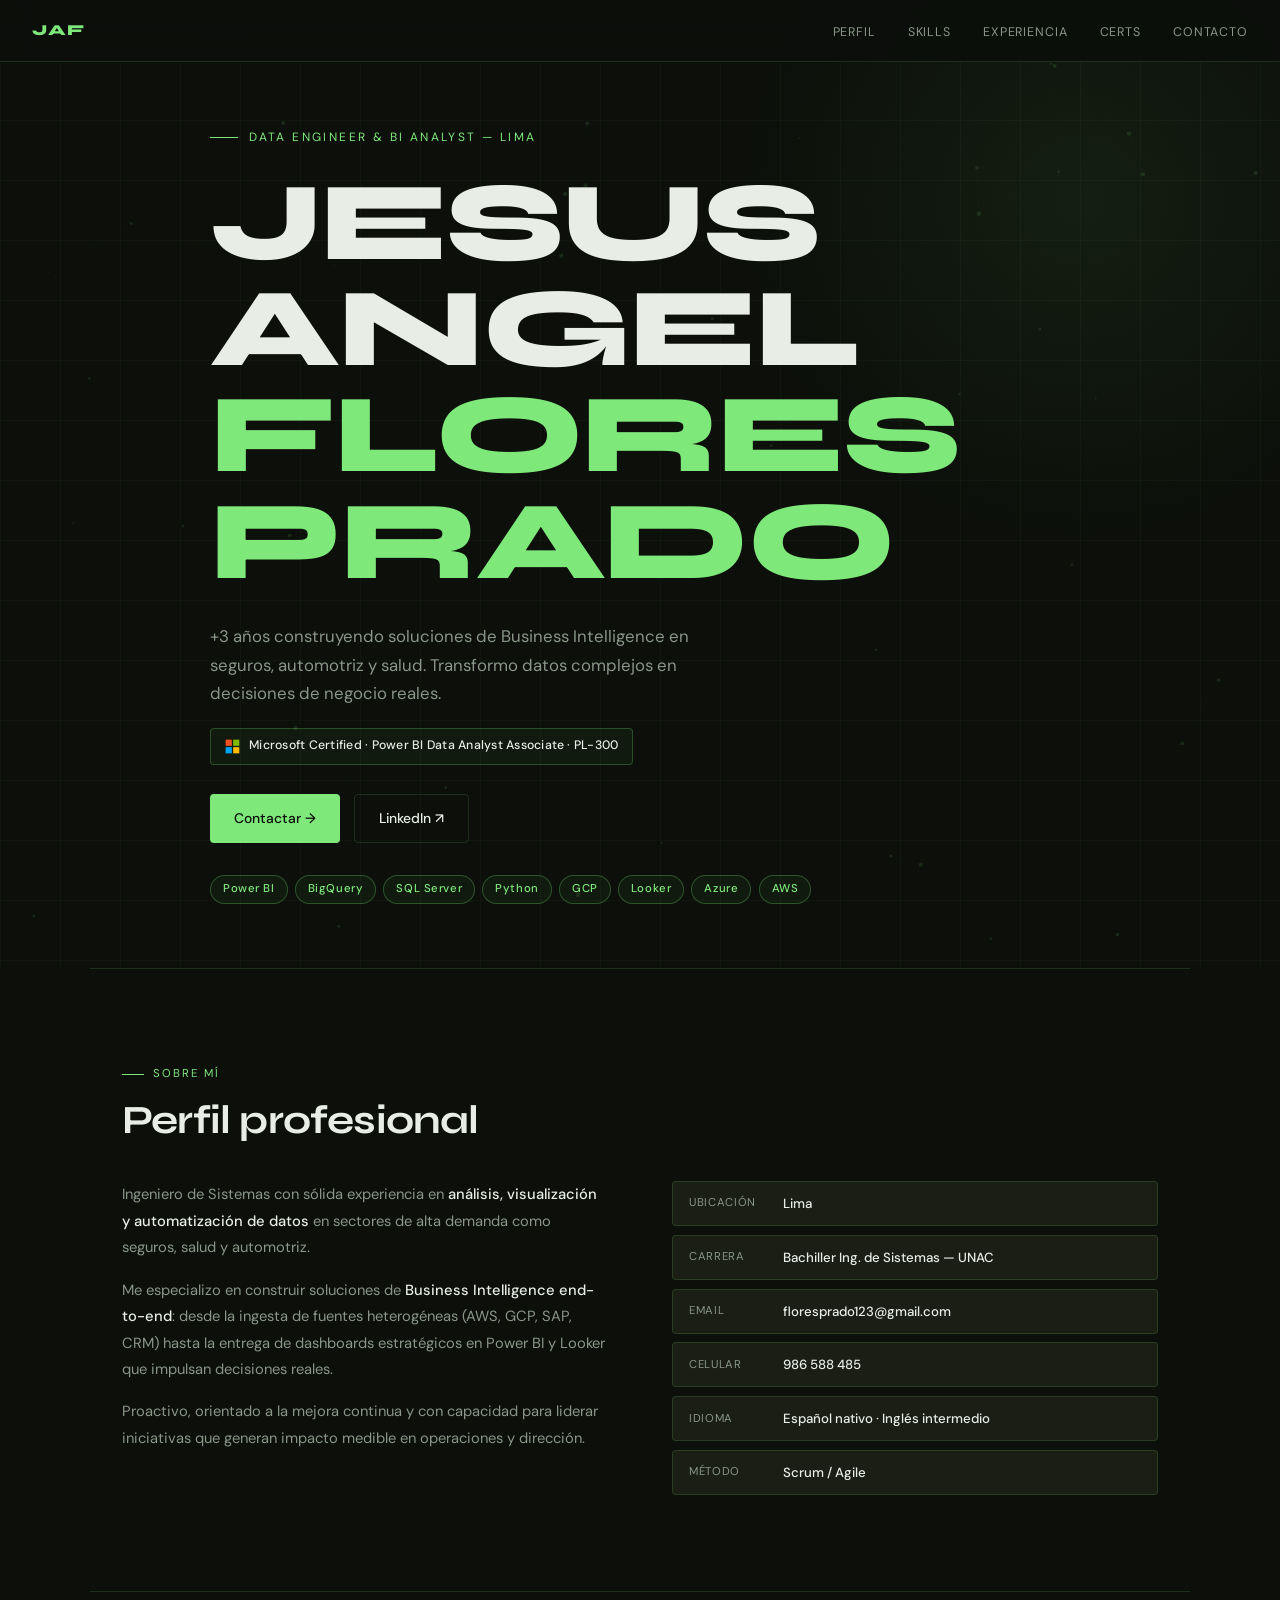
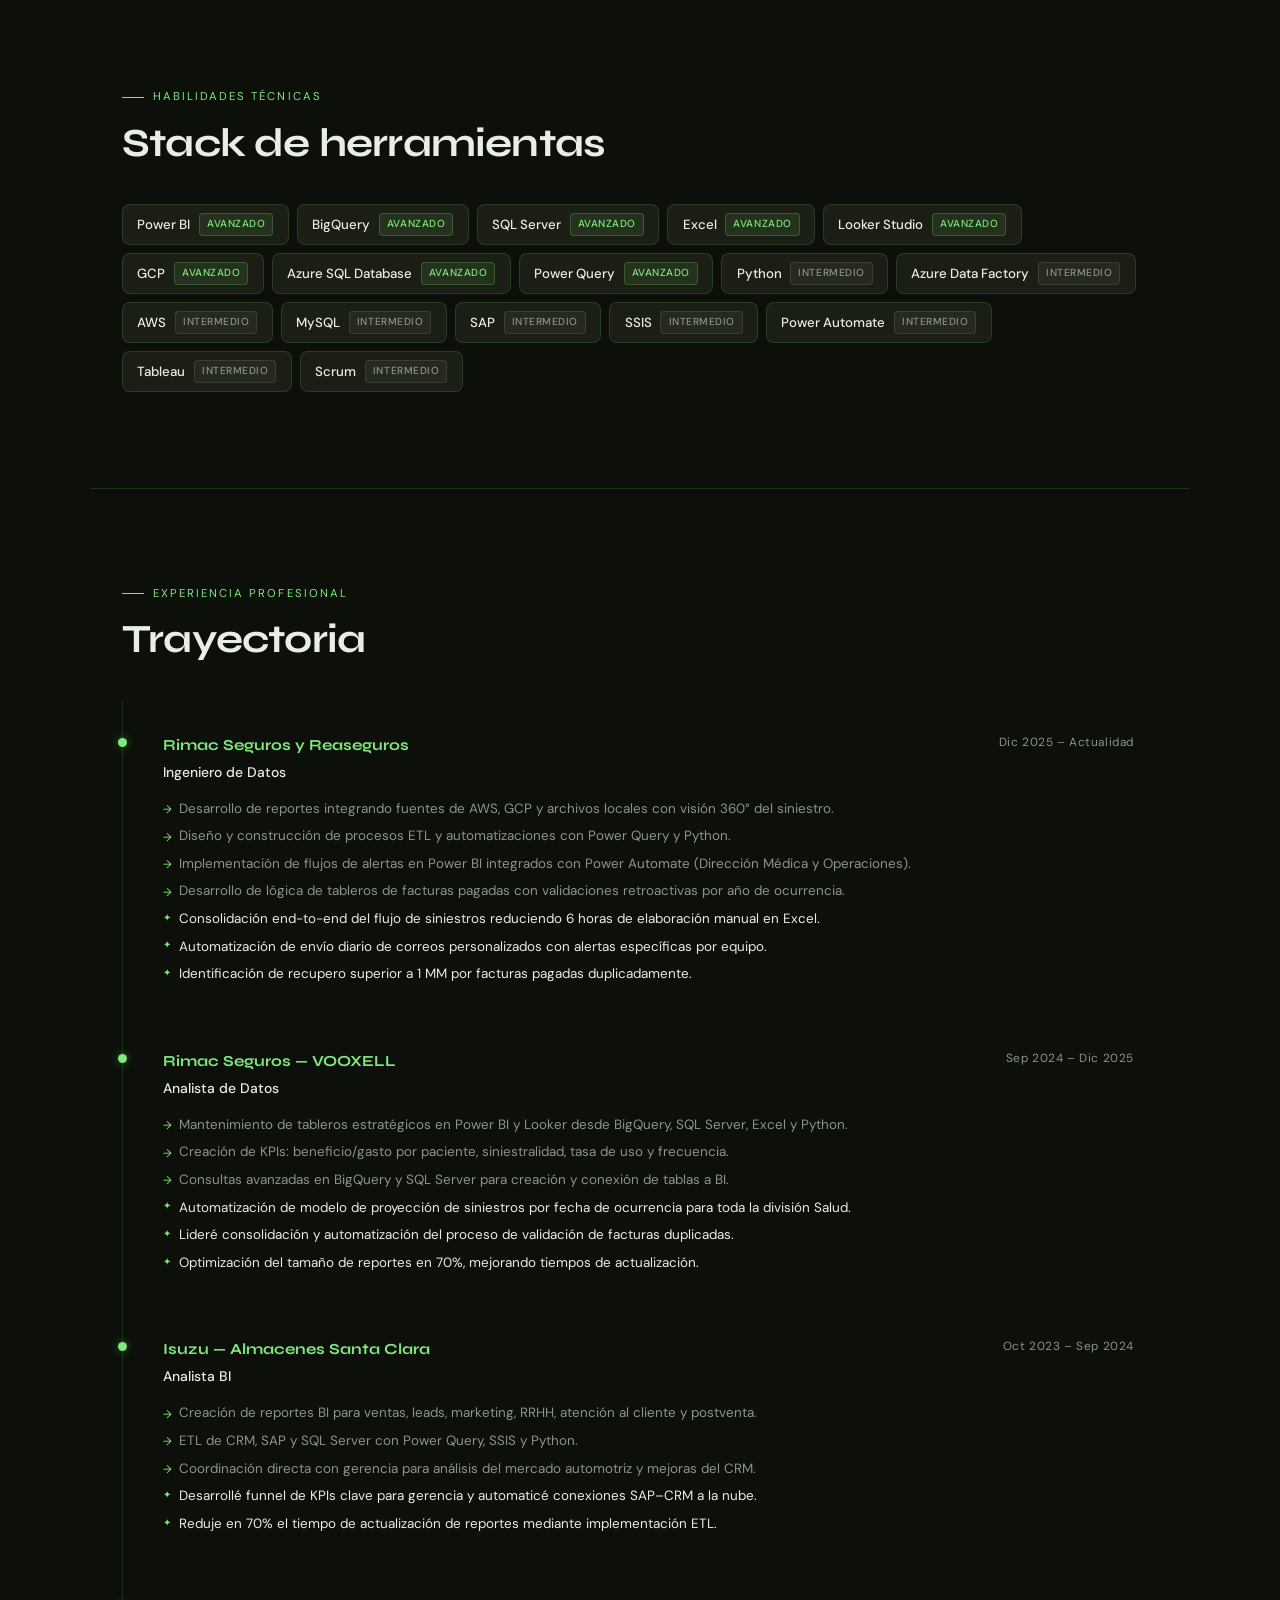
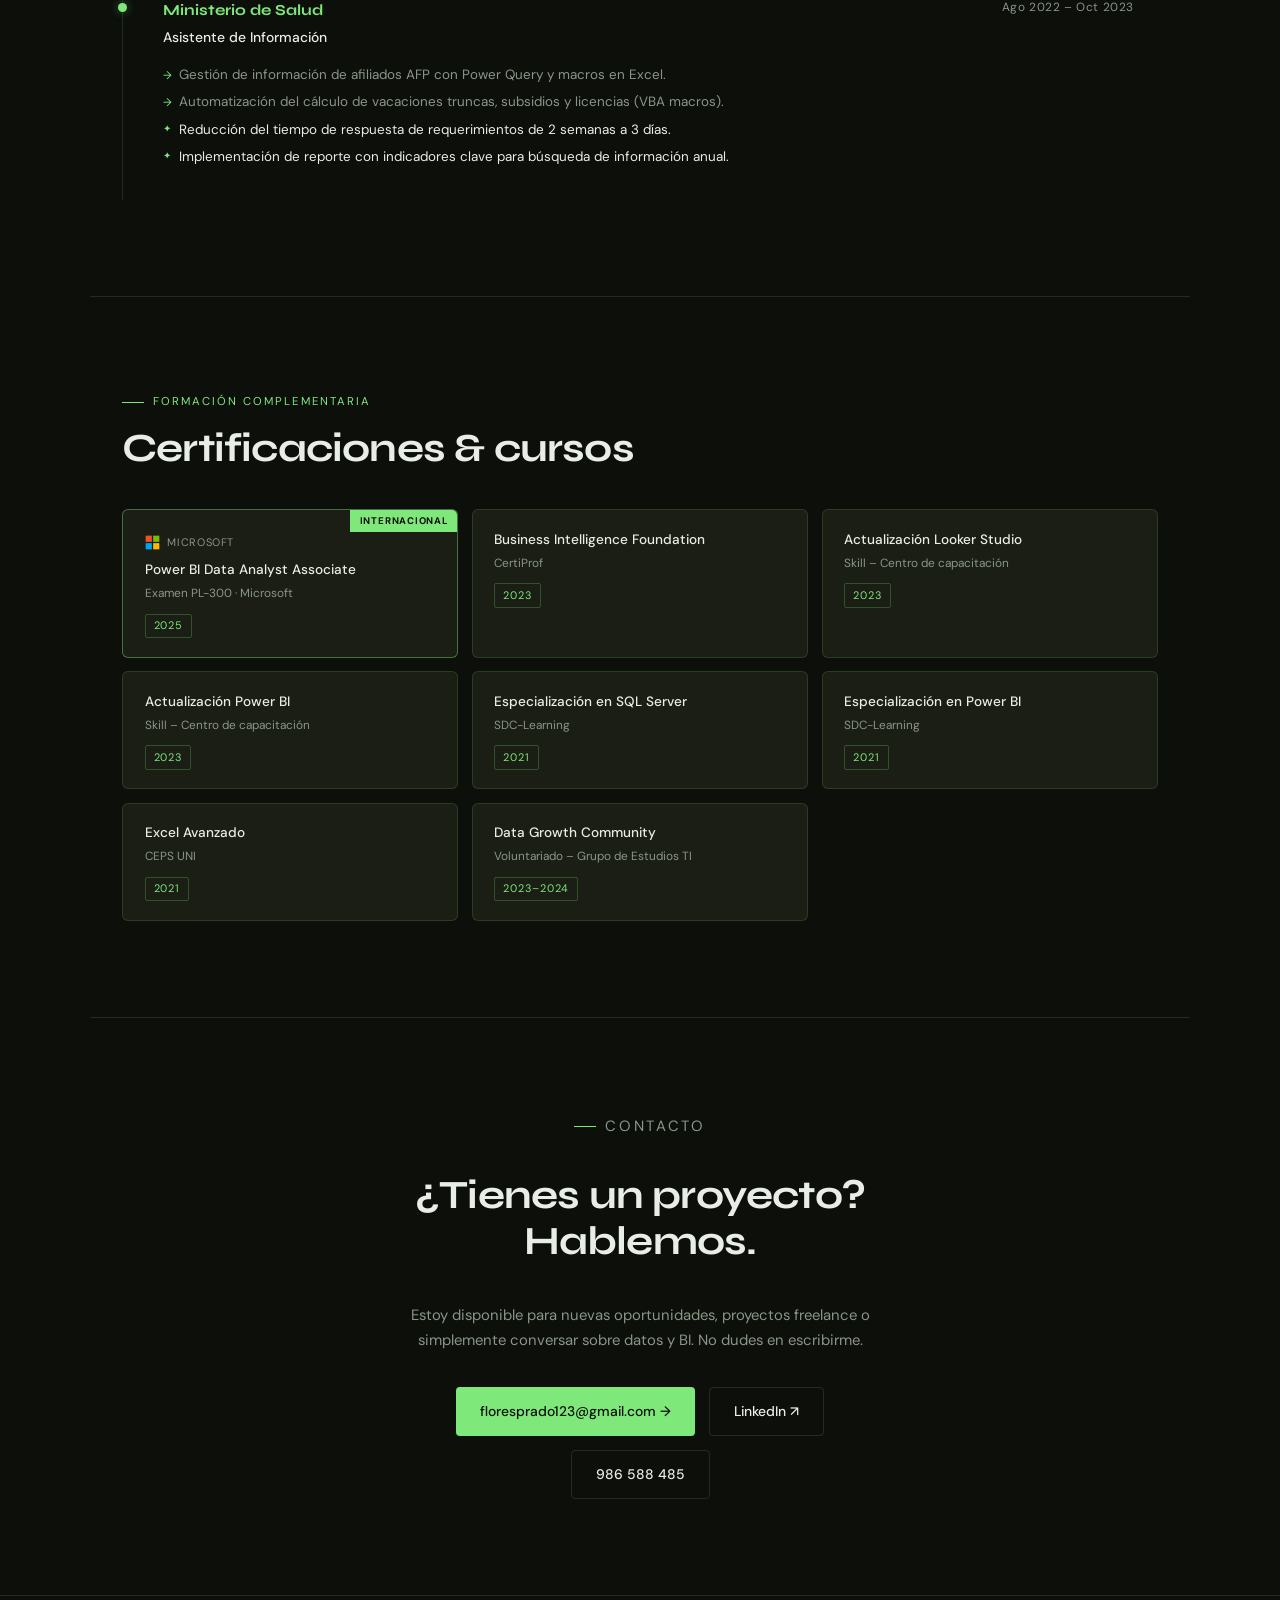
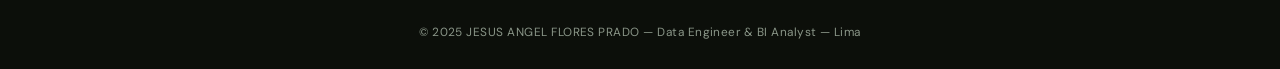
<file: jesus_angel_flores_prado f.html>
<!DOCTYPE html>
<html lang="es">
<head>
<meta charset="UTF-8">
<meta name="viewport" content="width=device-width, initial-scale=1.0">
<title>JESUS ANGEL FLORES PRADO — Data Engineer</title>
<link href="https://fonts.googleapis.com/css2?family=Syne:wght@400;600;700;800&family=DM+Sans:wght@300;400;500&display=swap" rel="stylesheet">
<style>
*,*::before,*::after{box-sizing:border-box;margin:0;padding:0}
:root{
  --bg:#0c0f0a;--accent:#7fe87a;--accent2:#b4f0b0;
  --text:#e8ede6;--muted:#8a9688;
  --border:rgba(127,232,122,0.15);--card-bg:rgba(28,33,22,0.9);
}
html{scroll-behavior:smooth}
body{font-family:'DM Sans',sans-serif;background:var(--bg);color:var(--text);line-height:1.6;overflow-x:hidden}

nav{position:fixed;top:0;left:0;right:0;z-index:100;padding:1.1rem 2rem;display:flex;justify-content:space-between;align-items:center;background:rgba(12,15,10,0.9);backdrop-filter:blur(16px);border-bottom:1px solid var(--border)}
.nav-logo{font-family:'Syne',sans-serif;font-weight:800;font-size:0.95rem;letter-spacing:0.1em;color:var(--accent);text-transform:uppercase}
nav ul{list-style:none;display:flex;gap:2rem}
nav a{font-size:0.78rem;color:var(--muted);text-decoration:none;letter-spacing:0.07em;text-transform:uppercase;transition:color 0.2s}
nav a:hover{color:var(--accent)}
.nav-burger{display:none;background:none;border:1px solid var(--border);color:var(--muted);padding:0.35rem 0.7rem;border-radius:4px;cursor:pointer;font-size:1rem;line-height:1;transition:all 0.2s}
.nav-burger:hover{border-color:var(--accent);color:var(--accent)}
.nav-mobile{display:none;position:fixed;top:54px;left:0;right:0;z-index:99;background:rgba(10,13,9,0.98);border-bottom:1px solid var(--border);flex-direction:column;padding:1rem 1.5rem;gap:0}
.nav-mobile a{color:var(--muted);text-decoration:none;font-size:0.95rem;padding:0.85rem 0;border-bottom:1px solid var(--border);display:block;transition:color 0.2s}
.nav-mobile a:last-child{border-bottom:none;color:var(--accent)}
.nav-mobile a:hover{color:var(--accent)}
.nav-mobile.open{display:flex}

.hero{position:relative;min-height:100vh;display:flex;align-items:center;padding:8rem 2rem 4rem;overflow:hidden}
.hero-grid{position:absolute;inset:0;pointer-events:none;background-image:linear-gradient(rgba(127,232,122,0.03) 1px,transparent 1px),linear-gradient(90deg,rgba(127,232,122,0.03) 1px,transparent 1px);background-size:60px 60px}
.hero-glow{position:absolute;width:700px;height:700px;border-radius:50%;background:radial-gradient(circle,rgba(127,232,122,0.07) 0%,transparent 70%);top:-150px;right:-150px;pointer-events:none}
.hero-inner{position:relative;z-index:1;max-width:860px;margin:0 auto;width:100%;display:flex;flex-direction:column;align-items:flex-start}
.eyebrow{font-size:0.75rem;letter-spacing:0.2em;text-transform:uppercase;color:var(--accent);margin-bottom:1.4rem;display:flex;align-items:center;gap:0.7rem}
.eyebrow::before{content:'';width:28px;height:1px;background:var(--accent);display:inline-block}
h1{font-family:'Syne',sans-serif;font-weight:800;font-size:clamp(3rem,9vw,7rem);line-height:0.95;letter-spacing:-0.02em;color:var(--text);margin-bottom:0.1rem}
h1 .green{color:var(--accent);display:block}
.subtitle{font-size:clamp(0.88rem,2vw,1.05rem);color:var(--muted);margin:1.6rem 0 1.3rem;max-width:540px;line-height:1.68}
.ms-badge{display:inline-flex;align-items:center;gap:0.6rem;background:rgba(127,232,122,0.05);border:1px solid rgba(127,232,122,0.25);border-radius:4px;padding:0.48rem 0.85rem;font-size:0.77rem;font-weight:500;color:var(--text);margin-bottom:1.8rem;letter-spacing:0.02em}
.ctas{display:flex;gap:0.9rem;flex-wrap:wrap;margin-bottom:2rem}
.btn-p{display:inline-flex;align-items:center;gap:0.4rem;padding:0.78rem 1.5rem;background:var(--accent);color:#0c0f0a;font-family:'DM Sans',sans-serif;font-weight:500;font-size:0.87rem;border-radius:4px;text-decoration:none;transition:all 0.2s}
.btn-p:hover{background:var(--accent2);transform:translateY(-2px)}
.btn-s{display:inline-flex;align-items:center;gap:0.4rem;padding:0.78rem 1.5rem;background:transparent;color:var(--text);font-family:'DM Sans',sans-serif;font-weight:500;font-size:0.87rem;border:1px solid var(--border);border-radius:4px;text-decoration:none;transition:all 0.2s}
.btn-s:hover{border-color:var(--accent);color:var(--accent);transform:translateY(-2px)}
.pills{display:flex;gap:0.45rem;flex-wrap:wrap}
.pill{font-size:0.71rem;font-weight:500;letter-spacing:0.05em;color:var(--accent);border:1px solid rgba(127,232,122,0.28);border-radius:100px;padding:0.28rem 0.75rem;background:rgba(127,232,122,0.05);transition:all 0.2s}
.pill:hover{background:rgba(127,232,122,0.12);border-color:var(--accent)}

.divider{width:100%;max-width:1100px;margin:0 auto;height:1px;background:var(--border)}
section{padding:6rem 2rem;max-width:1100px;margin:0 auto}
.stag{font-size:0.71rem;letter-spacing:0.18em;text-transform:uppercase;color:var(--accent);margin-bottom:0.85rem;display:flex;align-items:center;gap:0.55rem}
.stag::before{content:'';width:22px;height:1px;background:var(--accent);display:inline-block}
h2{font-family:'Syne',sans-serif;font-weight:700;font-size:clamp(1.6rem,4vw,2.5rem);letter-spacing:-0.02em;margin-bottom:2.4rem;color:var(--text);line-height:1.15}

.about-grid{display:grid;grid-template-columns:1fr 1fr;gap:4rem;align-items:start}
.abt p{font-size:0.92rem;color:var(--muted);line-height:1.8;margin-bottom:1rem}
.abt p strong{color:var(--text);font-weight:500}
.facts{display:flex;flex-direction:column;gap:0.55rem}
.frow{display:flex;align-items:center;gap:1rem;padding:0.68rem 1rem;background:var(--card-bg);border:1px solid var(--border);border-radius:4px;font-size:0.83rem}
.flabel{color:var(--muted);min-width:78px;font-size:0.71rem;text-transform:uppercase;letter-spacing:0.06em}
.fval{color:var(--text);font-weight:500}

.sgrid{display:flex;flex-wrap:wrap;gap:0.5rem}
.schip{background:var(--card-bg);border:1px solid var(--border);border-radius:8px;padding:0.5rem 0.9rem;display:inline-flex;align-items:center;gap:0.55rem;transition:border-color 0.2s,background 0.2s;cursor:default}
.schip:hover{border-color:var(--accent);background:rgba(127,232,122,0.05)}
.sname{font-size:0.83rem;font-weight:500;color:var(--text)}
.slevel{font-size:0.64rem;font-weight:500;letter-spacing:0.05em;text-transform:uppercase;padding:0.14rem 0.44rem;border-radius:4px}
.slevel.av{background:rgba(127,232,122,0.1);color:var(--accent);border:1px solid rgba(127,232,122,0.22)}
.slevel.in{background:rgba(138,150,136,0.1);color:var(--muted);border:1px solid rgba(138,150,136,0.2)}

.explist{display:flex;flex-direction:column;position:relative}
.explist::before{content:'';position:absolute;left:0;top:0;bottom:0;width:1px;background:var(--border)}
.expitem{padding:2rem 1.5rem 2rem 2.5rem;border-left:1px solid transparent;position:relative;transition:border-color 0.2s}
.expitem:hover{border-left-color:var(--accent)}
.expitem::before{content:'';position:absolute;left:-5px;top:2.3rem;width:9px;height:9px;border-radius:50%;background:var(--accent);box-shadow:0 0 10px rgba(127,232,122,0.4)}
.exphd{display:flex;justify-content:space-between;align-items:flex-start;gap:1rem;flex-wrap:wrap;margin-bottom:0.2rem}
.expc{font-family:'Syne',sans-serif;font-size:0.96rem;font-weight:700;color:var(--accent)}
.expd{font-size:0.74rem;color:var(--muted);letter-spacing:0.05em;white-space:nowrap}
.expr{font-size:0.87rem;font-weight:500;color:var(--text);margin-bottom:1rem}
.expul{list-style:none;display:flex;flex-direction:column;gap:0.42rem}
.expul li{font-size:0.84rem;color:var(--muted);padding-left:1rem;position:relative;line-height:1.55}
.expul li::before{content:'→';position:absolute;left:0;color:var(--accent);font-size:0.7rem;top:0.2em}
.expul li.lg{color:var(--text)}
.expul li.lg::before{content:'✦';font-size:0.6rem}

.cgrid{display:grid;grid-template-columns:repeat(auto-fill,minmax(255px,1fr));gap:0.85rem}
.ccard{background:var(--card-bg);border:1px solid var(--border);border-radius:6px;padding:1.15rem 1.35rem;transition:border-color 0.2s,transform 0.2s}
.ccard:hover{border-color:var(--accent);transform:translateY(-2px)}
.ctit{font-size:0.85rem;font-weight:500;color:var(--text);margin-bottom:0.22rem}
.ciss{font-size:0.74rem;color:var(--muted)}
.cyr{display:inline-block;margin-top:0.65rem;font-size:0.68rem;color:var(--accent);letter-spacing:0.08em;text-transform:uppercase;border:1px solid rgba(127,232,122,0.25);padding:0.16rem 0.5rem;border-radius:2px}

.ctact{text-align:center;max-width:520px;margin:0 auto}
.ctact p{color:var(--muted);font-size:0.93rem;margin-bottom:2.1rem;line-height:1.7}
.clinks{display:flex;justify-content:center;gap:0.85rem;flex-wrap:wrap}

footer{border-top:1px solid var(--border);padding:1.7rem 2rem;text-align:center;font-size:0.74rem;color:var(--muted);letter-spacing:0.04em}

@keyframes fadeUp{from{opacity:0;transform:translateY(18px)}to{opacity:1;transform:translateY(0)}}
.hero-inner>*{animation:fadeUp 0.6s ease both}
.eyebrow{animation-delay:0.1s}.hero-inner h1{animation-delay:0.2s}
.subtitle{animation-delay:0.3s}.ms-badge{animation-delay:0.35s}
.ctas{animation-delay:0.42s}.pills{animation-delay:0.5s}

@media(max-width:900px){.about-grid{grid-template-columns:1fr;gap:2rem}}
@media(max-width:768px){
  nav ul{display:none}.nav-burger{display:block}
  nav{padding:1rem 1.25rem}
  .hero{padding:5.5rem 1.25rem 3rem;min-height:auto}
  h1{font-size:clamp(2.7rem,13vw,4.8rem)}
  .subtitle{font-size:0.9rem;max-width:100%}
  .ms-badge{font-size:0.71rem;padding:0.4rem 0.68rem}
  section{padding:3.5rem 1.25rem}
  h2{font-size:clamp(1.35rem,6vw,1.9rem);margin-bottom:1.6rem}
  .about-grid{grid-template-columns:1fr;gap:1.8rem}
  .abt p{font-size:0.87rem}
  .frow{flex-direction:column;align-items:flex-start;gap:0.12rem;padding:0.58rem 0.82rem}
  .flabel{min-width:unset}
  .expitem{padding:1.3rem 0.7rem 1.3rem 1.7rem}
  .exphd{flex-direction:column;gap:0.18rem}
  .cgrid{grid-template-columns:1fr}
  .clinks{flex-direction:column;align-items:stretch}
  .clinks a{text-align:center;justify-content:center}
  .pills{gap:0.38rem}.pill{font-size:0.67rem;padding:0.26rem 0.62rem}
}
@media(max-width:480px){
  h1{font-size:clamp(2.3rem,16vw,3.3rem)}
  .ctas{flex-direction:column}
  .btn-p,.btn-s{width:100%;justify-content:center}
  .ms-badge{font-size:0.66rem;flex-wrap:wrap}
  .expul li{font-size:0.8rem}
  .sname{font-size:0.79rem}.slevel{font-size:0.6rem}
  footer{font-size:0.68rem;padding:1.3rem 1rem}
}
</style>
</head>
<body>

<nav>
  <span class="nav-logo">JAF</span>
  <ul>
    <li><a href="#sobre-mi">Perfil</a></li>
    <li><a href="#habilidades">Skills</a></li>
    <li><a href="#experiencia">Experiencia</a></li>
    <li><a href="#certificaciones">Certs</a></li>
    <li><a href="#contacto">Contacto</a></li>
  </ul>
  <button class="nav-burger" onclick="document.getElementById('mm').classList.toggle('open')">☰</button>
</nav>
<div id="mm" class="nav-mobile">
  <a href="#sobre-mi" onclick="document.getElementById('mm').classList.remove('open')">Perfil</a>
  <a href="#habilidades" onclick="document.getElementById('mm').classList.remove('open')">Skills</a>
  <a href="#experiencia" onclick="document.getElementById('mm').classList.remove('open')">Experiencia</a>
  <a href="#certificaciones" onclick="document.getElementById('mm').classList.remove('open')">Certs</a>
  <a href="#contacto" onclick="document.getElementById('mm').classList.remove('open')">Contacto</a>
</div>

<div class="hero">
  <div class="hero-grid"></div>
  <div class="hero-glow"></div>
  <canvas id="datanet" style="position:absolute;inset:0;width:100%;height:100%;pointer-events:none;opacity:0.28"></canvas>
  <div class="hero-inner">
    <p class="eyebrow">Data Engineer &amp; BI Analyst — Lima</p>
    <h1>JESUS ANGEL<span class="green">FLORES</span><span class="green">PRADO</span></h1>
    <p class="subtitle">+3 años construyendo soluciones de Business Intelligence en seguros, automotriz y salud. Transformo datos complejos en decisiones de negocio reales.</p>
    <div class="ms-badge">
      <svg width="15" height="15" viewBox="0 0 23 23" fill="none" style="flex-shrink:0">
        <rect x="1" y="1" width="9.5" height="9.5" fill="#f25022"/>
        <rect x="12.5" y="1" width="9.5" height="9.5" fill="#7fba00"/>
        <rect x="1" y="12.5" width="9.5" height="9.5" fill="#00a4ef"/>
        <rect x="12.5" y="12.5" width="9.5" height="9.5" fill="#ffb900"/>
      </svg>
      <span>Microsoft Certified · Power BI Data Analyst Associate · PL-300</span>
    </div>
    <div class="ctas">
      <a href="#contacto" class="btn-p">Contactar →</a>
      <a href="https://www.linkedin.com/in/byangelfp/" target="_blank" class="btn-s">LinkedIn ↗</a>
    </div>
    <div class="pills">
      <span class="pill">Power BI</span><span class="pill">BigQuery</span>
      <span class="pill">SQL Server</span><span class="pill">Python</span>
      <span class="pill">GCP</span><span class="pill">Looker</span>
      <span class="pill">Azure</span><span class="pill">AWS</span>
    </div>
  </div>
</div>

<div class="divider"></div>

<section id="sobre-mi">
  <p class="stag">Sobre mí</p>
  <h2>Perfil profesional</h2>
  <div class="about-grid">
    <div class="abt">
      <p>Ingeniero de Sistemas con sólida experiencia en <strong>análisis, visualización y automatización de datos</strong> en sectores de alta demanda como seguros, salud y automotriz.</p>
      <p>Me especializo en construir soluciones de <strong>Business Intelligence end-to-end</strong>: desde la ingesta de fuentes heterogéneas (AWS, GCP, SAP, CRM) hasta la entrega de dashboards estratégicos en Power BI y Looker que impulsan decisiones reales.</p>
      <p>Proactivo, orientado a la mejora continua y con capacidad para liderar iniciativas que generan impacto medible en operaciones y dirección.</p>
    </div>
    <div class="facts">
      <div class="frow"><span class="flabel">Ubicación</span><span class="fval">Lima</span></div>
      <div class="frow"><span class="flabel">Carrera</span><span class="fval">Bachiller Ing. de Sistemas — UNAC</span></div>
      <div class="frow"><span class="flabel">Email</span><span class="fval">floresprado123&#64;gmail.com</span></div>
      <div class="frow"><span class="flabel">Celular</span><span class="fval">986 588 485</span></div>
      <div class="frow"><span class="flabel">Idioma</span><span class="fval">Español nativo · Inglés intermedio</span></div>
      <div class="frow"><span class="flabel">Método</span><span class="fval">Scrum / Agile</span></div>
    </div>
  </div>
</section>

<div class="divider"></div>

<section id="habilidades">
  <p class="stag">Habilidades técnicas</p>
  <h2>Stack de herramientas</h2>
  <div class="sgrid">
    <div class="schip"><span class="sname">Power BI</span><span class="slevel av">Avanzado</span></div>
    <div class="schip"><span class="sname">BigQuery</span><span class="slevel av">Avanzado</span></div>
    <div class="schip"><span class="sname">SQL Server</span><span class="slevel av">Avanzado</span></div>
    <div class="schip"><span class="sname">Excel</span><span class="slevel av">Avanzado</span></div>
    <div class="schip"><span class="sname">Looker Studio</span><span class="slevel av">Avanzado</span></div>
    <div class="schip"><span class="sname">GCP</span><span class="slevel av">Avanzado</span></div>
    <div class="schip"><span class="sname">Azure SQL Database</span><span class="slevel av">Avanzado</span></div>
    <div class="schip"><span class="sname">Power Query</span><span class="slevel av">Avanzado</span></div>
    <div class="schip"><span class="sname">Python</span><span class="slevel in">Intermedio</span></div>
    <div class="schip"><span class="sname">Azure Data Factory</span><span class="slevel in">Intermedio</span></div>
    <div class="schip"><span class="sname">AWS</span><span class="slevel in">Intermedio</span></div>
    <div class="schip"><span class="sname">MySQL</span><span class="slevel in">Intermedio</span></div>
    <div class="schip"><span class="sname">SAP</span><span class="slevel in">Intermedio</span></div>
    <div class="schip"><span class="sname">SSIS</span><span class="slevel in">Intermedio</span></div>
    <div class="schip"><span class="sname">Power Automate</span><span class="slevel in">Intermedio</span></div>
    <div class="schip"><span class="sname">Tableau</span><span class="slevel in">Intermedio</span></div>
    <div class="schip"><span class="sname">Scrum</span><span class="slevel in">Intermedio</span></div>
  </div>
</section>

<div class="divider"></div>

<section id="experiencia">
  <p class="stag">Experiencia profesional</p>
  <h2>Trayectoria</h2>
  <div class="explist">
    <div class="expitem">
      <div class="exphd"><span class="expc">Rimac Seguros y Reaseguros</span><span class="expd">Dic 2025 – Actualidad</span></div>
      <div class="expr">Ingeniero de Datos</div>
      <ul class="expul">
        <li>Desarrollo de reportes integrando fuentes de AWS, GCP y archivos locales con visión 360° del siniestro.</li>
        <li>Diseño y construcción de procesos ETL y automatizaciones con Power Query y Python.</li>
        <li>Implementación de flujos de alertas en Power BI integrados con Power Automate (Dirección Médica y Operaciones).</li>
        <li>Desarrollo de lógica de tableros de facturas pagadas con validaciones retroactivas por año de ocurrencia.</li>
        <li class="lg">Consolidación end-to-end del flujo de siniestros reduciendo 6 horas de elaboración manual en Excel.</li>
        <li class="lg">Automatización de envío diario de correos personalizados con alertas específicas por equipo.</li>
        <li class="lg">Identificación de recupero superior a 1 MM por facturas pagadas duplicadamente.</li>
      </ul>
    </div>
    <div class="expitem">
      <div class="exphd"><span class="expc">Rimac Seguros — VOOXELL</span><span class="expd">Sep 2024 – Dic 2025</span></div>
      <div class="expr">Analista de Datos</div>
      <ul class="expul">
        <li>Mantenimiento de tableros estratégicos en Power BI y Looker desde BigQuery, SQL Server, Excel y Python.</li>
        <li>Creación de KPIs: beneficio/gasto por paciente, siniestralidad, tasa de uso y frecuencia.</li>
        <li>Consultas avanzadas en BigQuery y SQL Server para creación y conexión de tablas a BI.</li>
        <li class="lg">Automatización de modelo de proyección de siniestros por fecha de ocurrencia para toda la división Salud.</li>
        <li class="lg">Lideré consolidación y automatización del proceso de validación de facturas duplicadas.</li>
        <li class="lg">Optimización del tamaño de reportes en 70%, mejorando tiempos de actualización.</li>
      </ul>
    </div>
    <div class="expitem">
      <div class="exphd"><span class="expc">Isuzu — Almacenes Santa Clara</span><span class="expd">Oct 2023 – Sep 2024</span></div>
      <div class="expr">Analista BI</div>
      <ul class="expul">
        <li>Creación de reportes BI para ventas, leads, marketing, RRHH, atención al cliente y postventa.</li>
        <li>ETL de CRM, SAP y SQL Server con Power Query, SSIS y Python.</li>
        <li>Coordinación directa con gerencia para análisis del mercado automotriz y mejoras del CRM.</li>
        <li class="lg">Desarrollé funnel de KPIs clave para gerencia y automaticé conexiones SAP–CRM a la nube.</li>
        <li class="lg">Reduje en 70% el tiempo de actualización de reportes mediante implementación ETL.</li>
      </ul>
    </div>
    <div class="expitem">
      <div class="exphd"><span class="expc">Ministerio de Salud</span><span class="expd">Ago 2022 – Oct 2023</span></div>
      <div class="expr">Asistente de Información</div>
      <ul class="expul">
        <li>Gestión de información de afiliados AFP con Power Query y macros en Excel.</li>
        <li>Automatización del cálculo de vacaciones truncas, subsidios y licencias (VBA macros).</li>
        <li class="lg">Reducción del tiempo de respuesta de requerimientos de 2 semanas a 3 días.</li>
        <li class="lg">Implementación de reporte con indicadores clave para búsqueda de información anual.</li>
      </ul>
    </div>
  </div>
</section>

<div class="divider"></div>

<section id="certificaciones">
  <p class="stag">Formación complementaria</p>
  <h2>Certificaciones &amp; cursos</h2>
  <div class="cgrid">
    <div class="ccard" style="border-color:rgba(127,232,122,0.42);position:relative;overflow:hidden">
      <div style="position:absolute;top:0;right:0;background:var(--accent);color:#0c0f0a;font-size:0.6rem;font-weight:700;padding:0.2rem 0.6rem;letter-spacing:0.08em;text-transform:uppercase">Internacional</div>
      <div style="display:flex;align-items:center;gap:0.48rem;margin-bottom:0.48rem;margin-top:0.35rem">
        <svg width="15" height="15" viewBox="0 0 23 23" fill="none">
          <rect x="1" y="1" width="9.5" height="9.5" fill="#f25022"/>
          <rect x="12.5" y="1" width="9.5" height="9.5" fill="#7fba00"/>
          <rect x="1" y="12.5" width="9.5" height="9.5" fill="#00a4ef"/>
          <rect x="12.5" y="12.5" width="9.5" height="9.5" fill="#ffb900"/>
        </svg>
        <span style="font-size:0.68rem;color:var(--muted);text-transform:uppercase;letter-spacing:0.06em">Microsoft</span>
      </div>
      <div class="ctit">Power BI Data Analyst Associate</div>
      <div class="ciss">Examen PL-300 · Microsoft</div>
      <span class="cyr">2025</span>
    </div>
    <div class="ccard"><div class="ctit">Business Intelligence Foundation</div><div class="ciss">CertiProf</div><span class="cyr">2023</span></div>
    <div class="ccard"><div class="ctit">Actualización Looker Studio</div><div class="ciss">Skill – Centro de capacitación</div><span class="cyr">2023</span></div>
    <div class="ccard"><div class="ctit">Actualización Power BI</div><div class="ciss">Skill – Centro de capacitación</div><span class="cyr">2023</span></div>
    <div class="ccard"><div class="ctit">Especialización en SQL Server</div><div class="ciss">SDC-Learning</div><span class="cyr">2021</span></div>
    <div class="ccard"><div class="ctit">Especialización en Power BI</div><div class="ciss">SDC-Learning</div><span class="cyr">2021</span></div>
    <div class="ccard"><div class="ctit">Excel Avanzado</div><div class="ciss">CEPS UNI</div><span class="cyr">2021</span></div>
    <div class="ccard"><div class="ctit">Data Growth Community</div><div class="ciss">Voluntariado – Grupo de Estudios TI</div><span class="cyr">2023–2024</span></div>
  </div>
</section>

<div class="divider"></div>

<section id="contacto">
  <div class="ctact">
    <p class="stag" style="justify-content:center">Contacto</p>
    <h2 style="text-align:center">¿Tienes un proyecto?<br>Hablemos.</h2>
    <p>Estoy disponible para nuevas oportunidades, proyectos freelance o simplemente conversar sobre datos y BI. No dudes en escribirme.</p>
    <div class="clinks">
      <a href="mailto:floresprado123@gmail.com" class="btn-p">floresprado123&#64;gmail.com →</a>
      <a href="https://www.linkedin.com/in/byangelfp/" target="_blank" class="btn-s">LinkedIn ↗</a>
      <a href="tel:+51986588485" class="btn-s">986 588 485</a>
    </div>
  </div>
</section>

<footer>© 2025 JESUS ANGEL FLORES PRADO — Data Engineer &amp; BI Analyst — Lima</footer>

<script>
(function(){
  var c=document.getElementById('datanet');
  if(!c)return;
  var x=c.getContext('2d'),W,H,ns,rf;
  function resize(){W=c.width=c.offsetWidth;H=c.height=c.offsetHeight}
  function mk(){return{x:Math.random()*W,y:Math.random()*H,vx:(Math.random()-0.5)*0.36,vy:(Math.random()-0.5)*0.36,r:Math.random()*1.6+0.7}}
  function init(){resize();ns=[];for(var i=0;i<52;i++)ns.push(mk())}
  function tick(){
    x.clearRect(0,0,W,H);
    for(var i=0;i<ns.length;i++){
      var a=ns[i];a.x+=a.vx;a.y+=a.vy;
      if(a.x<0||a.x>W)a.vx*=-1;if(a.y<0||a.y>H)a.vy*=-1;
      for(var j=i+1;j<ns.length;j++){
        var b=ns[j],dx=a.x-b.x,dy=a.y-b.y,d=Math.sqrt(dx*dx+dy*dy);
        if(d<155){x.beginPath();x.strokeStyle='rgba(127,232,122,'+(0.14*(1-d/155))+')';x.lineWidth=0.65;x.moveTo(a.x,a.y);x.lineTo(b.x,b.y);x.stroke()}
      }
      x.beginPath();x.arc(a.x,a.y,a.r,0,Math.PI*2);x.fillStyle='rgba(127,232,122,0.42)';x.fill();
    }
    rf=requestAnimationFrame(tick);
  }
  window.addEventListener('resize',function(){cancelAnimationFrame(rf);init();tick()});
  init();tick();
})();
</script>
</body>
</html>
</file>
